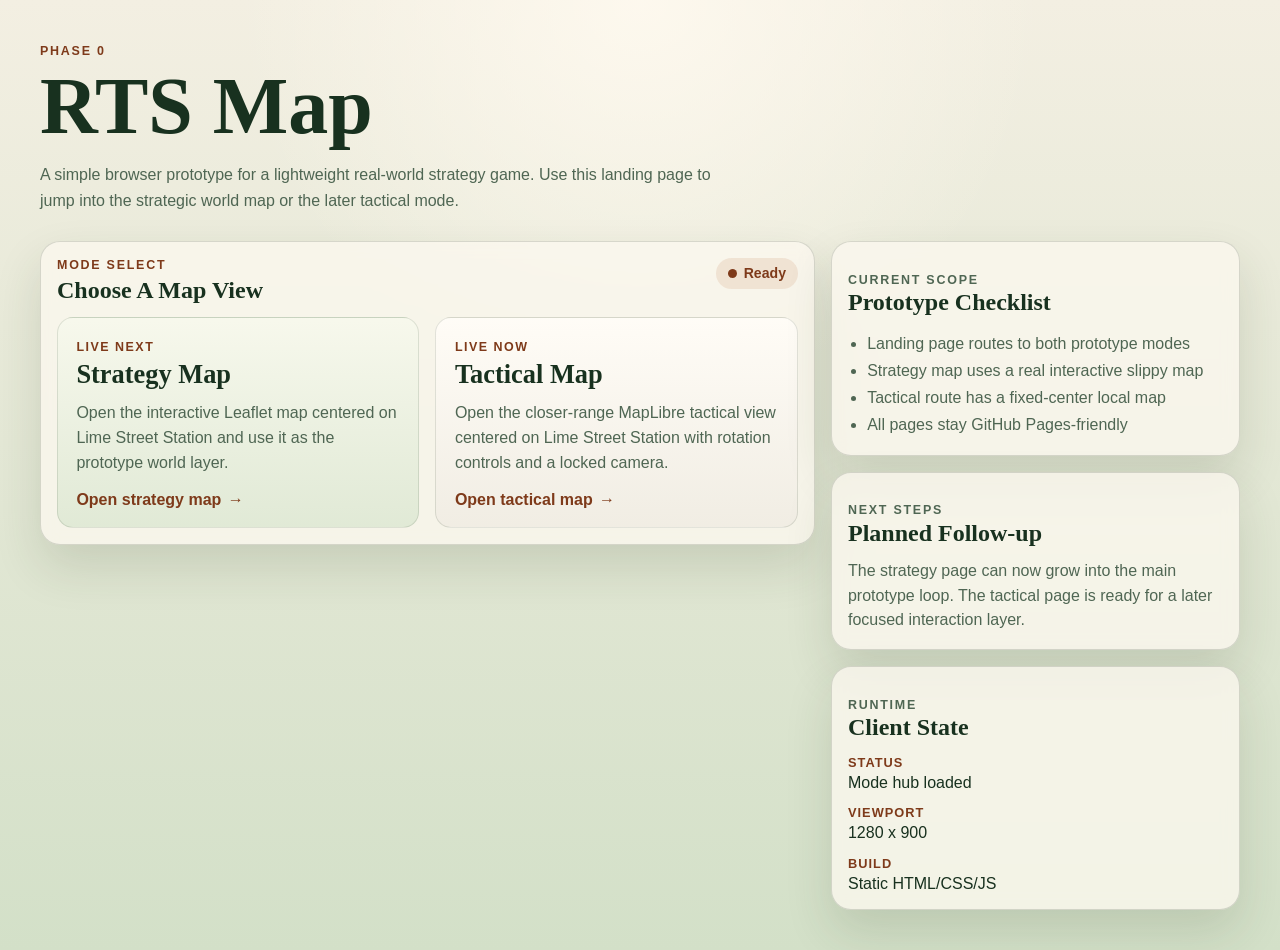
<file: index.html>
<!DOCTYPE html>
<html lang="en">
  <head>
    <meta charset="UTF-8" />
    <meta name="viewport" content="width=device-width, initial-scale=1.0" />
    <title>RTS Map</title>
    <meta
      name="description"
      content="A lightweight browser prototype for a real-world map strategy game."
    />
    <link rel="stylesheet" href="styles.css?v=20260328c" />
  </head>
  <body>
    <div class="page-shell">
      <header class="hero">
        <p class="eyebrow">Phase 0</p>
        <h1>RTS Map</h1>
        <p class="hero-copy">
          A simple browser prototype for a lightweight real-world strategy game.
          Use this landing page to jump into the strategic world map or the
          later tactical mode.
        </p>
      </header>

      <main class="layout">
        <section class="map-panel" aria-labelledby="map-stage-title">
          <div class="panel-header">
            <div>
              <p class="panel-kicker">Mode Select</p>
              <h2 id="map-stage-title">Choose A Map View</h2>
            </div>
            <span class="status-pill" id="app-status">Booting</span>
          </div>

          <div class="mode-grid" aria-label="Game mode links">
            <a class="mode-card mode-card-primary" href="strategy.html?v=20260328f">
              <span class="mode-label">Live Next</span>
              <h3>Strategy Map</h3>
              <p>
                Open the interactive Leaflet map centered on Lime Street
                Station and use it as the prototype world layer.
              </p>
              <span class="mode-link">Open strategy map</span>
            </a>

            <a class="mode-card" href="tactical.html?v=20260328f">
              <span class="mode-label">Live Now</span>
              <h3>Tactical Map</h3>
              <p>
                Open the closer-range MapLibre tactical view centered on Lime
                Street Station with rotation controls and a locked camera.
              </p>
              <span class="mode-link">Open tactical map</span>
            </a>
          </div>
        </section>

        <aside class="info-panel" aria-labelledby="checklist-title">
          <div class="card">
            <p class="panel-kicker">Current Scope</p>
            <h2 id="checklist-title">Prototype Checklist</h2>
            <ul class="checklist">
              <li>Landing page routes to both prototype modes</li>
              <li>Strategy map uses a real interactive slippy map</li>
              <li>Tactical route has a fixed-center local map</li>
              <li>All pages stay GitHub Pages-friendly</li>
            </ul>
          </div>

          <div class="card">
            <p class="panel-kicker">Next Steps</p>
            <h2>Planned Follow-up</h2>
            <p>
              The strategy page can now grow into the main prototype loop. The
              tactical page is ready for a later focused interaction layer.
            </p>
          </div>

          <div class="card telemetry-card">
            <p class="panel-kicker">Runtime</p>
            <h2>Client State</h2>
            <dl class="telemetry">
              <div>
                <dt>Status</dt>
                <dd id="runtime-status">Loading shell</dd>
              </div>
              <div>
                <dt>Viewport</dt>
                <dd id="viewport-size">Unknown</dd>
              </div>
              <div>
                <dt>Build</dt>
                <dd>Static HTML/CSS/JS</dd>
              </div>
            </dl>
          </div>
        </aside>
      </main>
    </div>

    <script src="app.js?v=20260328c"></script>
  </body>
</html>
</file>
<file: styles.css>
:root {
  color-scheme: light;
  --bg-top: #f3efe2;
  --bg-bottom: #d3e0c8;
  --surface: rgba(252, 248, 239, 0.78);
  --surface-strong: rgba(255, 252, 245, 0.92);
  --border: rgba(33, 53, 36, 0.16);
  --text: #18311f;
  --muted: #4f6653;
  --accent: #b35c2e;
  --accent-strong: #7e3a1a;
  --map-bg: #dbe6cf;
  --map-grid: rgba(41, 75, 47, 0.12);
  --player: #1f5a88;
  --poi: #8f3d2f;
  --shadow: 0 22px 48px rgba(42, 59, 30, 0.14);
  font-family: "Trebuchet MS", "Avenir Next", sans-serif;
}

* {
  box-sizing: border-box;
}

body {
  margin: 0;
  min-height: 100vh;
  background:
    radial-gradient(circle at top, rgba(255, 250, 240, 0.85), transparent 35%),
    linear-gradient(180deg, var(--bg-top), var(--bg-bottom));
  color: var(--text);
}

.page-shell {
  width: min(1120px, calc(100vw - 1.5rem));
  margin: 0 auto;
  padding: 1rem 0 2.5rem;
}

.hero {
  padding: 1.25rem 0 1.75rem;
}

.eyebrow,
.panel-kicker {
  margin: 0 0 0.35rem;
  color: var(--accent-strong);
  font-size: 0.78rem;
  font-weight: 700;
  letter-spacing: 0.14em;
  text-transform: uppercase;
}

.hero h1,
.info-panel h2,
.map-panel h2 {
  margin: 0;
  font-family: Georgia, "Times New Roman", serif;
  line-height: 1.05;
}

.hero h1 {
  font-size: clamp(2.6rem, 11vw, 5rem);
}

.hero-copy {
  max-width: 44rem;
  margin: 0.9rem 0 0;
  color: var(--muted);
  font-size: 1rem;
  line-height: 1.6;
}

.layout {
  display: grid;
  gap: 1rem;
}

.map-panel,
.card {
  background: var(--surface);
  border: 1px solid var(--border);
  border-radius: 1.25rem;
  box-shadow: var(--shadow);
  backdrop-filter: blur(8px);
}

.map-panel {
  padding: 1rem;
}

.mode-grid {
  display: grid;
  gap: 1rem;
}

.mode-card {
  display: block;
  padding: 1.15rem;
  border: 1px solid rgba(24, 49, 31, 0.12);
  border-radius: 1rem;
  background:
    linear-gradient(180deg, rgba(255, 252, 246, 0.95), rgba(240, 236, 226, 0.95));
  color: inherit;
  text-decoration: none;
  transition: transform 160ms ease, border-color 160ms ease, box-shadow 160ms ease;
}

.mode-card:hover,
.mode-card:focus-visible {
  transform: translateY(-2px);
  border-color: rgba(126, 58, 26, 0.34);
  box-shadow: 0 18px 34px rgba(42, 59, 30, 0.14);
}

.mode-card-primary {
  background:
    linear-gradient(180deg, rgba(247, 248, 236, 0.98), rgba(224, 233, 213, 0.98));
}

.mode-card h3 {
  margin: 0.25rem 0 0;
  font-family: Georgia, "Times New Roman", serif;
  font-size: 1.65rem;
}

.mode-card p {
  margin: 0.7rem 0 0;
  color: var(--muted);
  line-height: 1.55;
}

.mode-label,
.mode-link,
.mode-link-inline,
.text-link {
  display: inline-flex;
  align-items: center;
  gap: 0.4rem;
  color: var(--accent-strong);
  font-weight: 700;
  text-decoration: none;
}

.mode-label {
  font-size: 0.78rem;
  letter-spacing: 0.12em;
  text-transform: uppercase;
}

.mode-link,
.mode-link-inline,
.text-link {
  margin-top: 0.95rem;
}

.mode-link::after,
.mode-link-inline::after,
.text-link::after {
  content: "→";
}

.panel-header {
  display: flex;
  align-items: start;
  justify-content: space-between;
  gap: 1rem;
  margin-bottom: 0.9rem;
}

.status-pill {
  display: inline-flex;
  align-items: center;
  gap: 0.4rem;
  padding: 0.45rem 0.75rem;
  border-radius: 999px;
  background: rgba(179, 92, 46, 0.12);
  color: var(--accent-strong);
  font-size: 0.88rem;
  font-weight: 700;
}

.status-pill::before {
  content: "";
  width: 0.6rem;
  height: 0.6rem;
  border-radius: 50%;
  background: currentColor;
}

.map-stage {
  position: relative;
  min-height: 24rem;
  overflow: hidden;
  border-radius: 1rem;
  border: 1px solid rgba(27, 59, 36, 0.08);
  background:
    linear-gradient(180deg, rgba(255, 255, 255, 0.25), transparent),
    linear-gradient(135deg, #e4edd7, var(--map-bg));
}

.grid-lines {
  position: absolute;
  inset: 0;
  background-image:
    linear-gradient(var(--map-grid) 1px, transparent 1px),
    linear-gradient(90deg, var(--map-grid) 1px, transparent 1px);
  background-size: 2.5rem 2.5rem;
}

.range-ring,
.player-marker,
.poi {
  position: absolute;
}

.range-ring {
  border: 2px solid rgba(31, 90, 136, 0.22);
  border-radius: 50%;
}

.range-ring-large {
  width: 14rem;
  height: 14rem;
  left: calc(50% - 7rem);
  top: calc(50% - 7rem);
}

.range-ring-small {
  width: 8rem;
  height: 8rem;
  left: calc(50% - 4rem);
  top: calc(50% - 4rem);
}

.player-marker {
  left: calc(50% - 0.75rem);
  top: calc(50% - 0.75rem);
  width: 1.5rem;
  height: 1.5rem;
  border: 3px solid #f9fbff;
  border-radius: 50%;
  background: var(--player);
  box-shadow: 0 0 0 0.35rem rgba(31, 90, 136, 0.16);
}

.poi {
  width: 1rem;
  height: 1rem;
  border-radius: 50%;
  background: var(--poi);
  box-shadow: 0 0 0 0.3rem rgba(143, 61, 47, 0.14);
}

.poi-a {
  left: 20%;
  top: 32%;
}

.poi-b {
  right: 18%;
  top: 24%;
}

.poi-c {
  right: 28%;
  bottom: 20%;
}

.map-caption {
  position: absolute;
  left: 1rem;
  right: 1rem;
  bottom: 1rem;
  margin: 0;
  padding: 0.9rem 1rem;
  border-radius: 0.9rem;
  background: rgba(250, 247, 240, 0.9);
  color: var(--muted);
  line-height: 1.5;
}

.info-panel {
  display: grid;
  gap: 1rem;
}

.card {
  padding: 1rem;
}

.card p {
  margin-top: 0.8rem;
  margin-bottom: 0;
  color: var(--muted);
  line-height: 1.55;
}

.checklist {
  margin: 0.9rem 0 0;
  padding-left: 1.2rem;
  color: var(--muted);
  line-height: 1.7;
}

.telemetry {
  display: grid;
  gap: 0.85rem;
  margin: 0.9rem 0 0;
}

.telemetry div {
  display: grid;
  gap: 0.25rem;
}

.telemetry dt {
  font-size: 0.8rem;
  font-weight: 700;
  letter-spacing: 0.08em;
  text-transform: uppercase;
  color: var(--accent-strong);
}

.telemetry dd {
  margin: 0;
  color: var(--text);
}

.action-button {
  border: 0;
  border-radius: 999px;
  padding: 0.8rem 1rem;
  background: var(--accent);
  color: #fff9f0;
  font: inherit;
  font-weight: 700;
  cursor: pointer;
}

.tactical-page {
  min-height: 100vh;
  overflow: hidden;
  background: #0b1015;
}

.tactical-map-shell {
  position: fixed;
  inset: 0;
  width: 100vw;
  height: 100vh;
  background: #0b1015;
}

.tactical-map-fullscreen {
  position: absolute;
  inset: 0;
  width: 100%;
  height: 100%;
  background: #0b1015;
  cursor: grab;
  touch-action: none;
}

.tactical-map-fullscreen.is-rotating {
  cursor: grabbing;
}

.tactical-map-fullscreen .maplibregl-map,
.tactical-map-fullscreen .maplibregl-canvas,
.tactical-map-fullscreen .maplibregl-canvas-container {
  width: 100%;
  height: 100%;
}

.tactical-map-overlay {
  position: absolute;
  inset: 0;
  z-index: 2;
  display: grid;
  place-items: center;
  padding: 1.5rem;
  background:
    radial-gradient(circle at top, rgba(103, 124, 145, 0.28), transparent 42%),
    linear-gradient(135deg, rgba(11, 16, 21, 0.95), rgba(20, 27, 35, 0.96));
  color: #b9c5d2;
  text-align: center;
  line-height: 1.55;
  pointer-events: none;
}

.tactical-map-overlay[hidden] {
  display: none;
}

.tactical-player-reticle {
  position: absolute;
  left: 50%;
  bottom: 20%;
  z-index: 2;
  width: 1.2rem;
  height: 1.2rem;
  transform: translateX(-50%);
  border: 3px solid #d7e6f5;
  border-radius: 50%;
  background: #55a4df;
  box-shadow: 0 0 0 0.35rem rgba(85, 164, 223, 0.22);
  pointer-events: none;
}

.tactical-controls {
  position: absolute;
  left: 50%;
  bottom: calc(env(safe-area-inset-bottom, 0px) + 1rem);
  z-index: 2;
  display: grid;
  grid-template-columns: repeat(2, minmax(0, 1fr));
  gap: 0.6rem;
  width: min(16rem, calc(100vw - 1.5rem));
  transform: translateX(-50%);
  pointer-events: auto;
}

.tactical-control-button {
  border: 0;
  border-radius: 0.9rem;
  padding: 0.9rem 1rem;
  background: rgba(17, 24, 32, 0.88);
  color: #ecf3fb;
  font: inherit;
  font-weight: 700;
  box-shadow: 0 12px 26px rgba(0, 0, 0, 0.34);
  backdrop-filter: blur(10px);
  cursor: pointer;
}

.strategy-page {
  min-height: 100vh;
  overflow: hidden;
}

.strategy-map-full {
  position: absolute;
  inset: 0;
  width: 100vw;
  height: 100vh;
  background: #dbe6cf;
  opacity: 0;
}

.strategy-map-shell {
  position: relative;
  width: 100vw;
  height: 100vh;
}

.strategy-map-fallback {
  position: absolute;
  inset: 0;
  width: 100%;
  height: 100%;
  border: 0;
  background: #dbe6cf;
}

.strategy-map-ready .strategy-map-full {
  opacity: 1;
}

.strategy-map-ready .strategy-map-fallback {
  opacity: 0;
  pointer-events: none;
}
.map-fab {
  position: fixed;
  right: 1rem;
  bottom: 1rem;
  z-index: 1000;
  border: 0;
  border-radius: 999px;
  padding: 0.9rem 1.1rem;
  background: rgba(18, 28, 22, 0.82);
  color: #fff9f0;
  font: inherit;
  font-weight: 700;
  box-shadow: 0 18px 42px rgba(0, 0, 0, 0.24);
  backdrop-filter: blur(10px);
  cursor: pointer;
}

@media (min-width: 860px) {
  .page-shell {
    width: min(1200px, calc(100vw - 3rem));
    padding-top: 1.5rem;
  }

  .layout {
    grid-template-columns: minmax(0, 1.8fr) minmax(18rem, 0.95fr);
    align-items: start;
  }

  .map-stage {
    min-height: 32rem;
  }

  .mode-grid {
    grid-template-columns: repeat(2, minmax(0, 1fr));
  }

}
</file>
